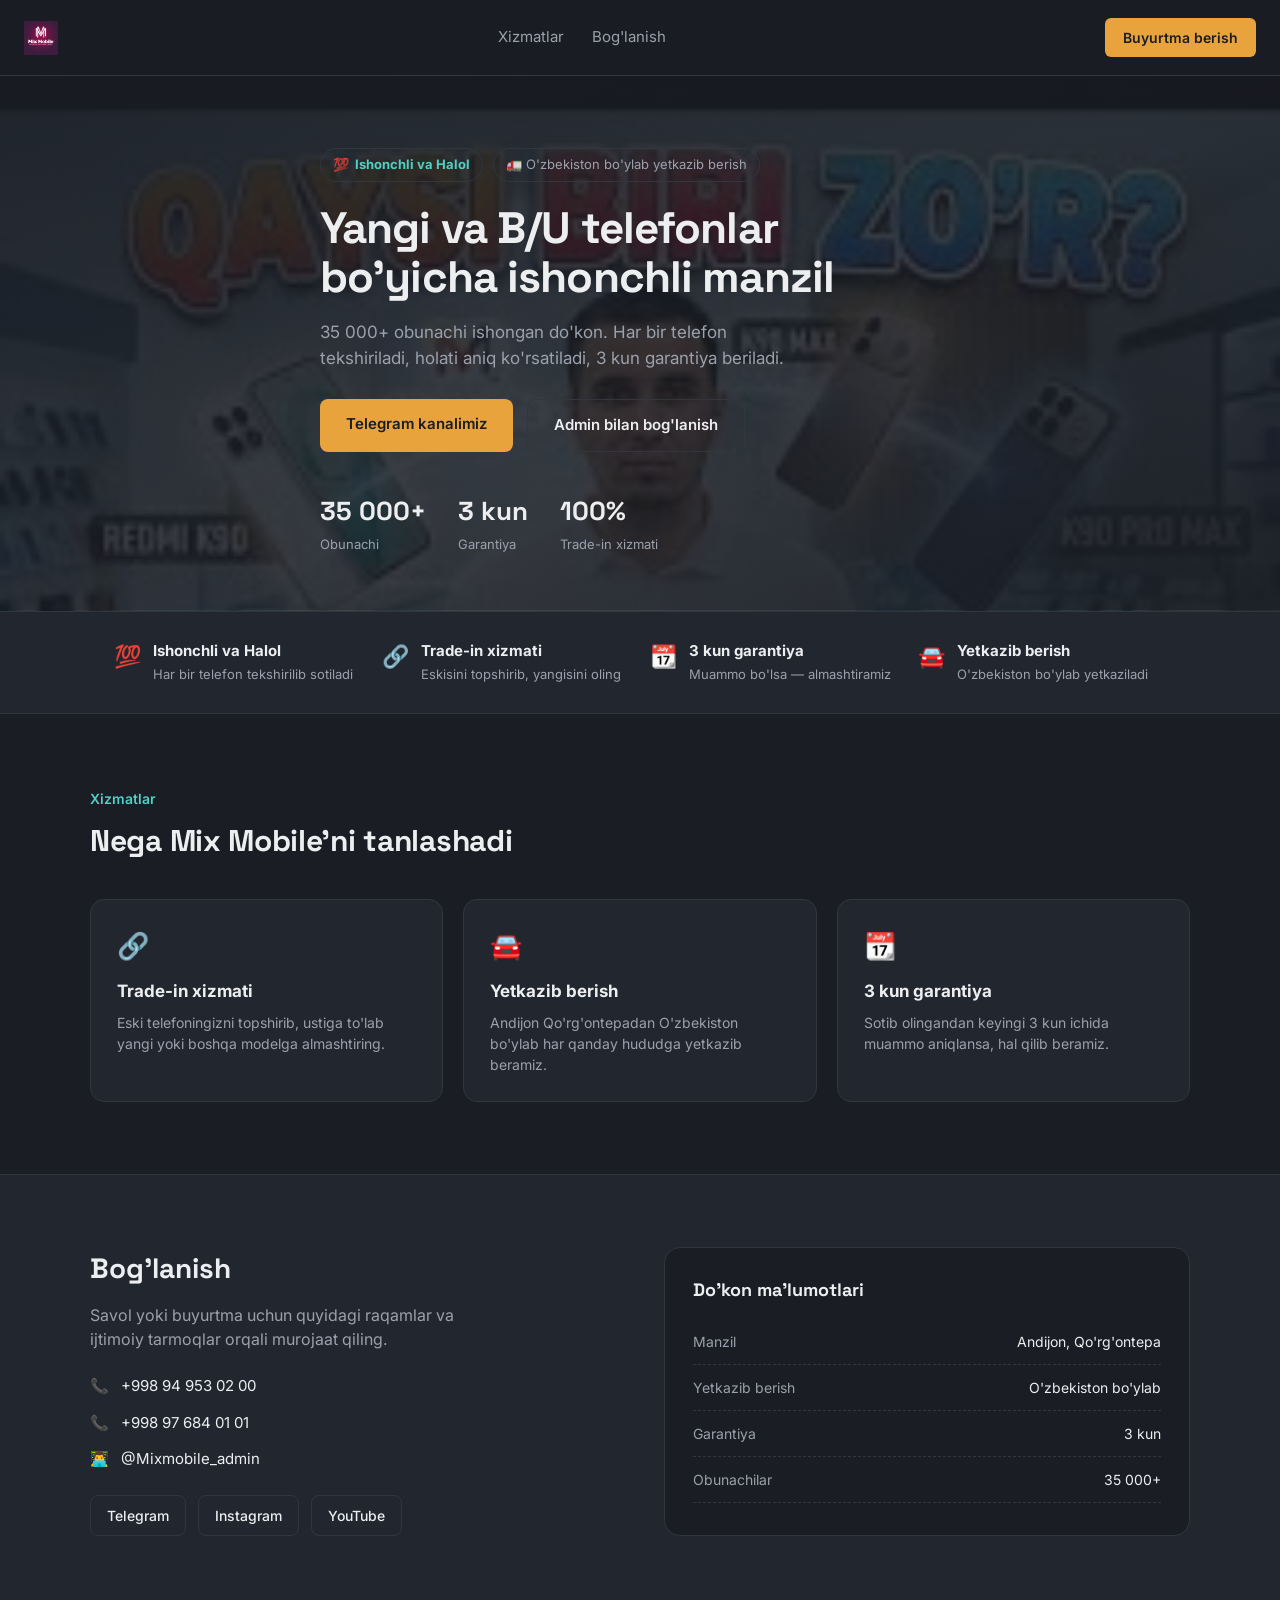
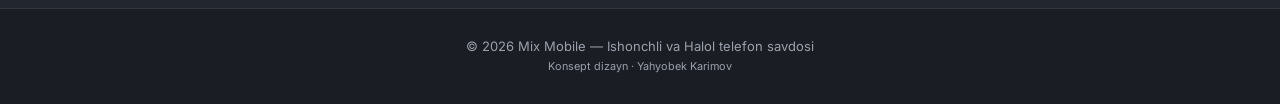
<file: index.html>
<!DOCTYPE html>
<html lang="uz">
<head>
<meta charset="UTF-8">
<meta name="viewport" content="width=device-width, initial-scale=1.0">
<meta name="description" content="Mix Mobile — yangi va B/U telefonlar, trade-in, 3 kun garantiya va O'zbekiston bo'ylab yetkazib berish.">
<link rel="icon" href="assets/logo.webp">
<title>Mix Mobile — Yangi va B/U telefonlar</title>
<link rel="stylesheet" href="css/style.css">
</head>
<body>

<header>
  <div class="nav">
    <div class="brand"><img src="assets/logo.webp" alt="Mix Mobile"></div>
    <nav class="nav-links">
      <a href="#xizmatlar">Xizmatlar</a>
      <a href="#boglanish">Bog'lanish</a>
    </nav>
    <a href="#boglanish" class="nav-cta">Buyurtma berish</a>
  </div>
</header>

<section class="hero">
  <div class="hero-grid" style="grid-template-columns:1fr;max-width:640px;">
    <div>
      <div class="eyebrow-badges">
        <div class="badge">💯 <b>Ishonchli va Halol</b></div>
        <div class="badge">🚛 O'zbekiston bo'ylab yetkazib berish</div>
      </div>
      <h1>Yangi va B/U telefonlar bo'yicha ishonchli manzil</h1>
      <p>35 000+ obunachi ishongan do'kon. Har bir telefon tekshiriladi, holati aniq ko'rsatiladi, 3 kun garantiya beriladi.</p>
      <div class="hero-actions">
        <a href="https://t.me/mixmobil" class="btn-primary">Telegram kanalimiz</a>
        <a href="https://t.me/Mixmobile_admin" class="btn-secondary">Admin bilan bog'lanish</a>
      </div>
      <div class="stat-row">
        <div class="stat"><b>35 000+</b><span>Obunachi</span></div>
        <div class="stat"><b>3 kun</b><span>Garantiya</span></div>
        <div class="stat"><b>100%</b><span>Trade-in xizmati</span></div>
      </div>
    </div>
  </div>
</section>

<div class="trust-strip">
  <div class="trust-grid">
    <div class="trust-item"><div class="ic">💯</div><div><h4>Ishonchli va Halol</h4><p>Har bir telefon tekshirilib sotiladi</p></div></div>
    <div class="trust-item"><div class="ic">🔗</div><div><h4>Trade-in xizmati</h4><p>Eskisini topshirib, yangisini oling</p></div></div>
    <div class="trust-item"><div class="ic">📆</div><div><h4>3 kun garantiya</h4><p>Muammo bo'lsa — almashtiramiz</p></div></div>
    <div class="trust-item"><div class="ic">🚘</div><div><h4>Yetkazib berish</h4><p>O'zbekiston bo'ylab yetkaziladi</p></div></div>
  </div>
</div>

<section class="section wrap" id="xizmatlar">
  <div class="section-head">
    <span class="kicker">Xizmatlar</span>
    <h2>Nega Mix Mobile'ni tanlashadi</h2>
  </div>
  <div class="services-grid">
    <div class="service-card">
      <div class="ic">🔗</div>
      <h4>Trade-in xizmati</h4>
      <p>Eski telefoningizni topshirib, ustiga to'lab yangi yoki boshqa modelga almashtiring.</p>
    </div>
    <div class="service-card">
      <div class="ic">🚘</div>
      <h4>Yetkazib berish</h4>
      <p>Andijon Qo'rg'ontepadan O'zbekiston bo'ylab har qanday hududga yetkazib beramiz.</p>
    </div>
    <div class="service-card">
      <div class="ic">📆</div>
      <h4>3 kun garantiya</h4>
      <p>Sotib olingandan keyingi 3 kun ichida muammo aniqlansa, hal qilib beramiz.</p>
    </div>
  </div>
</section>

<section class="contact-section" id="boglanish">
  <div class="wrap contact-grid">
    <div class="contact-info">
      <h2>Bog'lanish</h2>
      <p>Savol yoki buyurtma uchun quyidagi raqamlar va ijtimoiy tarmoqlar orqali murojaat qiling.</p>
      <div class="contact-line"><span class="ic">📞</span> +998 94 953 02 00</div>
      <div class="contact-line"><span class="ic">📞</span> +998 97 684 01 01</div>
      <div class="contact-line"><span class="ic">👨‍💻</span> @Mixmobile_admin</div>
      <div class="social-row">
        <a href="https://t.me/mixmobil">Telegram</a>
        <a href="https://www.instagram.com/mix.mobile01/">Instagram</a>
        <a href="https://youtube.com/@mix_mobile_01">YouTube</a>
      </div>
    </div>
    <div class="location-card">
      <h3>Do'kon ma'lumotlari</h3>
      <div class="location-row"><span>Manzil</span><span>Andijon, Qo'rg'ontepa</span></div>
      <div class="location-row"><span>Yetkazib berish</span><span>O'zbekiston bo'ylab</span></div>
      <div class="location-row"><span>Garantiya</span><span>3 kun</span></div>
      <div class="location-row"><span>Obunachilar</span><span>35 000+</span></div>
    </div>
  </div>
</section>

<footer>© 2026 Mix Mobile — Ishonchli va Halol telefon savdosi<br><small>Konsept dizayn · Yahyobek Karimov</small></footer>

<script src="js/script.js"></script>

</body>
</html>
</file>
<file: css/style.css>
@import url('https://fonts.googleapis.com/css2?family=Space+Grotesk:wght@500;600;700&family=Inter:wght@400;500;600&display=swap');

:root{
  --bg:#1A1D24;
  --bg-raised:#22262F;
  --ink:#EDEEF0;
  --ink-dim:#9BA1AC;
  --gold:#E8A33D;
  --teal:#4FD1C5;
  --line:#31363F;
}

*{margin:0;padding:0;box-sizing:border-box;}

body{
  background:var(--bg);
  color:var(--ink);
  font-family:'Inter',sans-serif;
  line-height:1.5;
}

h1,h2,h3,.brand{font-family:'Space Grotesk',sans-serif;}

a{color:inherit;text-decoration:none;}

.wrap{max-width:1100px;margin:0 auto;padding:0 24px;}

/* HEADER */
header{
  position:sticky;top:0;z-index:20;
  background:rgba(26,29,36,0.92);
  backdrop-filter:blur(8px);
  border-bottom:1px solid var(--line);
}
.nav{display:flex;align-items:center;justify-content:space-between;padding:18px 24px;}
.brand{font-size:20px;font-weight:700;letter-spacing:-0.02em;display:flex;align-items:center;gap:10px;}
.brand img{height:34px;width:auto;display:block;}
.nav-links{display:flex;gap:28px;font-size:15px;color:var(--ink-dim);}
.nav-links a:hover{color:var(--ink);}
.nav-cta{
  background:var(--gold);color:#1A1D24;padding:9px 18px;border-radius:6px;
  font-weight:600;font-size:14px;
}
@media(max-width:640px){.nav-links{display:none;}}

/* HERO */
.hero{
  padding:72px 24px 56px;position:relative;overflow:hidden;
  background-image: linear-gradient(155deg, rgba(26,29,36,0.94), rgba(26,29,36,0.85) 55%, rgba(26,29,36,0.97)), url('../assets/hero-bg.webp');
  background-size:cover;
  background-position:center 20%;
}
.hero-grid{
  display:grid;grid-template-columns:1.1fr 0.9fr;gap:48px;align-items:center;
  max-width:1100px;margin:0 auto;
}
@media(max-width:860px){.hero-grid{grid-template-columns:1fr;}}

.eyebrow-badges{display:flex;gap:10px;flex-wrap:wrap;margin-bottom:22px;}
.badge{
  border:1px solid var(--line);color:var(--ink-dim);font-size:13px;
  padding:6px 12px;border-radius:100px;display:flex;align-items:center;gap:6px;
}
.badge b{color:var(--teal);}

.hero h1{
  font-size:44px;line-height:1.12;font-weight:700;letter-spacing:-0.02em;margin-bottom:18px;
}
@media(max-width:640px){.hero h1{font-size:32px;}}

.hero p{color:var(--ink-dim);font-size:17px;max-width:480px;margin-bottom:28px;}

.hero-actions{display:flex;gap:14px;flex-wrap:wrap;}
.btn-primary{
  background:var(--gold);color:#1A1D24;padding:14px 26px;border-radius:8px;
  font-weight:600;font-size:15px;display:inline-block;
}
.btn-secondary{
  border:1px solid var(--line);color:var(--ink);padding:14px 26px;border-radius:8px;
  font-weight:600;font-size:15px;display:inline-block;
}

.stat-row{display:flex;gap:32px;margin-top:40px;}
.stat b{font-size:26px;display:block;font-family:'Space Grotesk',sans-serif;}
.stat span{font-size:13px;color:var(--ink-dim);}

/* TRUST STRIP */
.trust-strip{border-top:1px solid var(--line);border-bottom:1px solid var(--line);background:var(--bg-raised);}
.trust-grid{
  max-width:1100px;margin:0 auto;padding:28px 24px;
  display:grid;grid-template-columns:repeat(4,1fr);gap:20px;
}
@media(max-width:760px){.trust-grid{grid-template-columns:repeat(2,1fr);}}
.trust-item{display:flex;gap:12px;align-items:flex-start;}
.trust-item .ic{font-size:22px;}
.trust-item h4{font-size:15px;margin-bottom:3px;}
.trust-item p{font-size:13px;color:var(--ink-dim);}

.section{padding:72px 0;}
.section-head{margin-bottom:36px;max-width:560px;}
.section-head span.kicker{color:var(--teal);font-size:14px;font-weight:600;}
.section-head h2{font-size:30px;margin-top:8px;letter-spacing:-0.01em;}

/* SERVICES */
.services-grid{display:grid;grid-template-columns:repeat(3,1fr);gap:20px;}
@media(max-width:760px){.services-grid{grid-template-columns:1fr;}}
.service-card{border:1px solid var(--line);border-radius:14px;padding:26px;background:var(--bg-raised);}
.service-card .ic{font-size:26px;margin-bottom:14px;}
.service-card h4{font-size:17px;margin-bottom:8px;}
.service-card p{font-size:14px;color:var(--ink-dim);}

/* CONTACT */
.contact-section{background:var(--bg-raised);border-top:1px solid var(--line);}
.contact-grid{display:grid;grid-template-columns:1fr 1fr;gap:48px;padding:72px 0;}
@media(max-width:760px){.contact-grid{grid-template-columns:1fr;}}
.contact-info h2{font-size:28px;margin-bottom:14px;}
.contact-info p{color:var(--ink-dim);margin-bottom:24px;max-width:420px;}
.contact-line{display:flex;gap:12px;align-items:center;margin-bottom:14px;font-size:15px;}
.contact-line .ic{color:var(--gold);}
.social-row{display:flex;gap:12px;margin-top:24px;}
.social-row a{
  border:1px solid var(--line);padding:9px 16px;border-radius:8px;font-size:14px;font-weight:500;
}
.location-card{
  border:1px solid var(--line);border-radius:16px;padding:28px;background:var(--bg);
}
.location-card h3{font-size:18px;margin-bottom:16px;}
.location-row{display:flex;justify-content:space-between;padding:12px 0;border-bottom:1px dashed var(--line);font-size:14px;}
.location-row span:first-child{color:var(--ink-dim);}

footer{padding:28px 24px;text-align:center;color:var(--ink-dim);font-size:13px;border-top:1px solid var(--line);}
</file>
